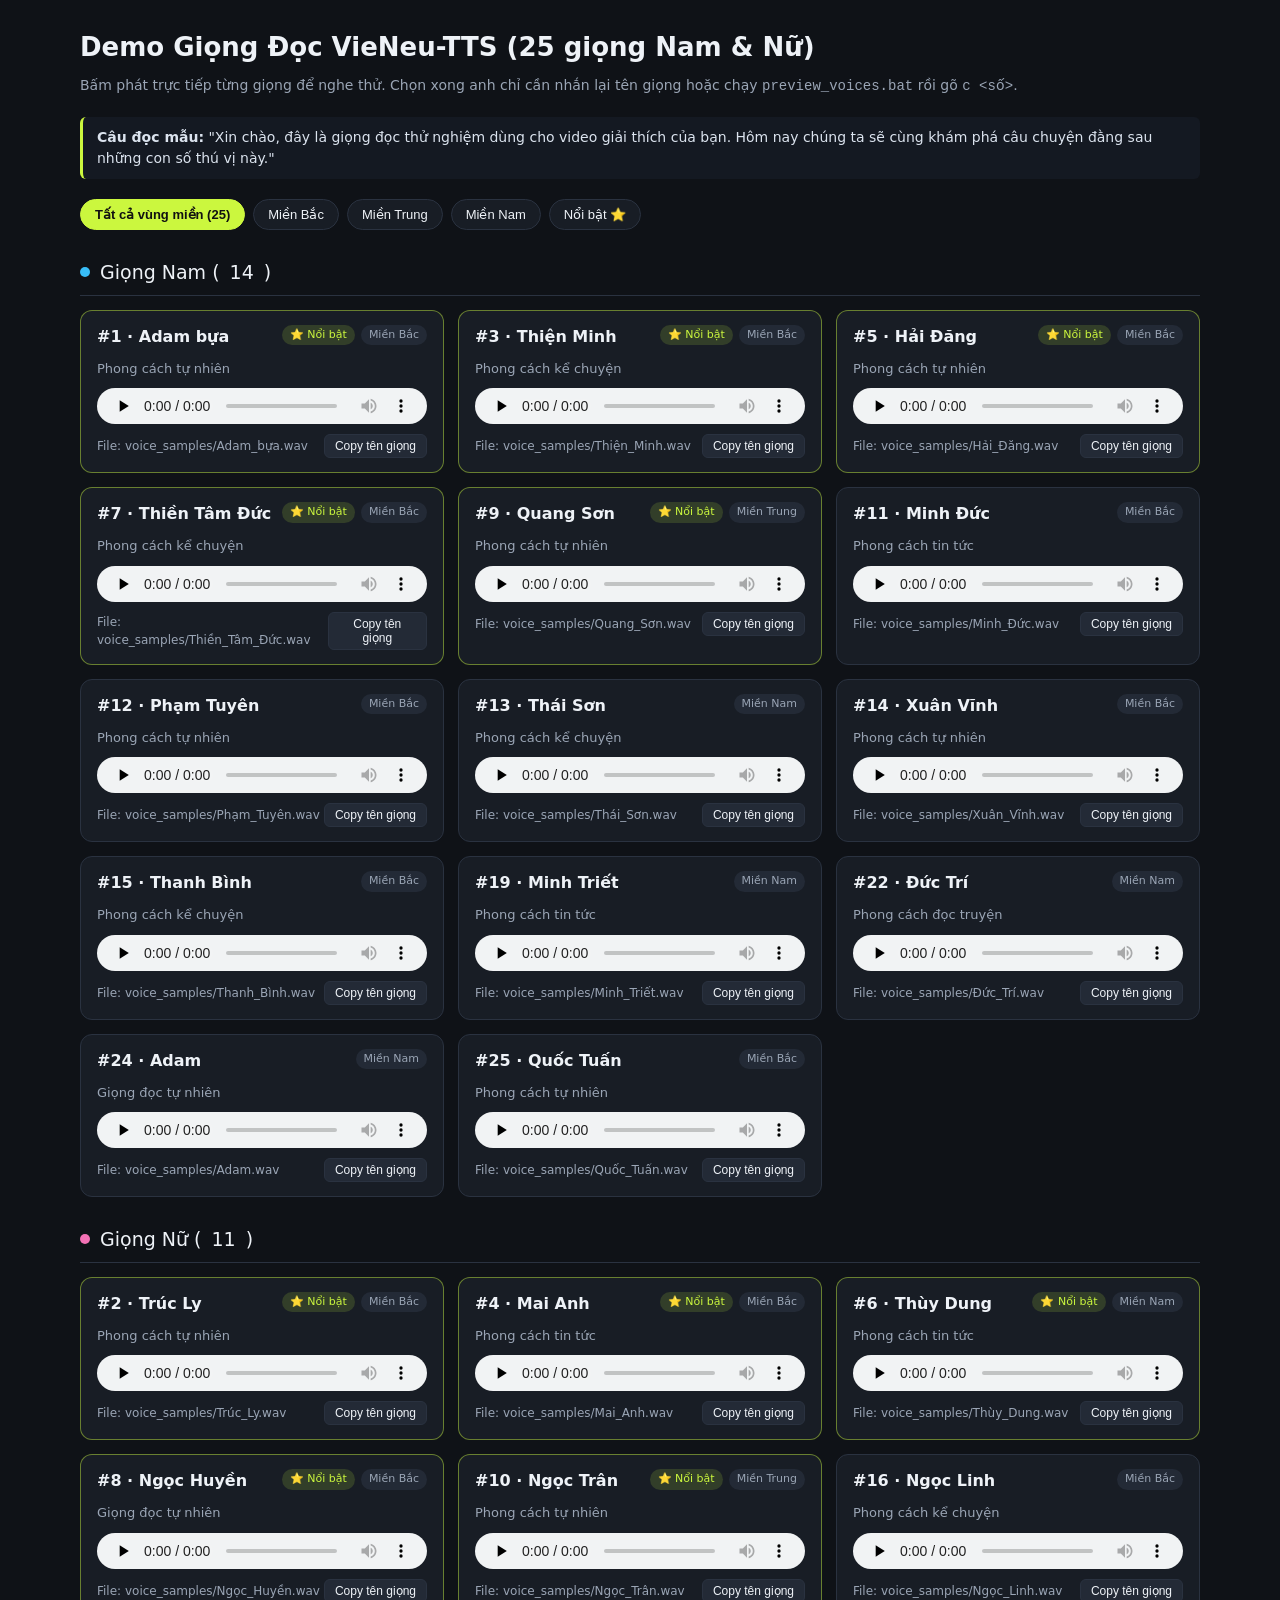
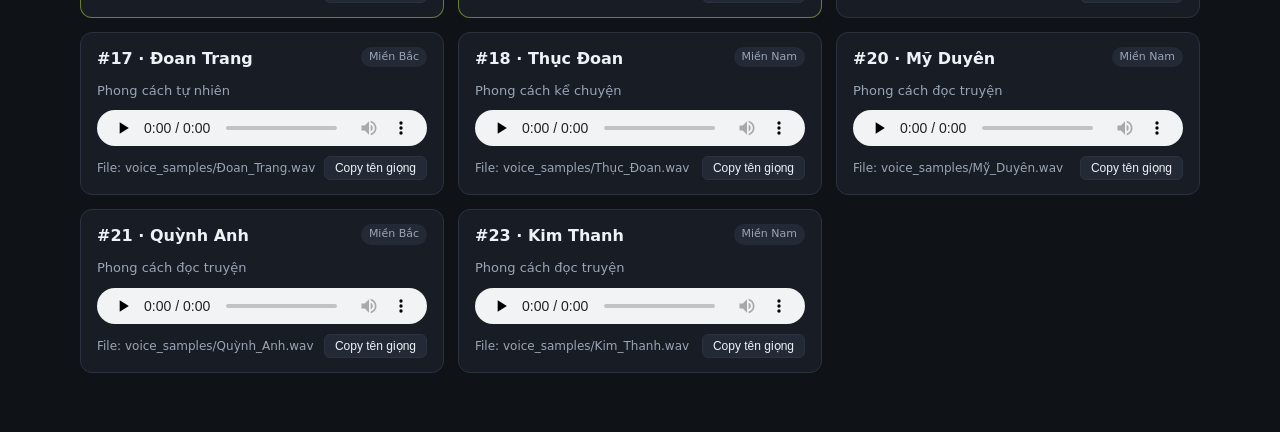
<file: nghe_thu_giong.html>
<!DOCTYPE html>
<html lang="vi">
<head>
  <meta charset="UTF-8" />
  <meta name="viewport" content="width=device-width, initial-scale=1.0" />
  <title>Demo Giọng Đọc VieNeu-TTS — Chọn Giọng Nam & Nữ</title>
  <style>
    :root {
      --bg: #0f1217;
      --card: #181d25;
      --border: #2a3240;
      --text: #eef2f7;
      --muted: #9aa5b5;
      --accent: #cbf73e;
      --male: #38bdf8;
      --female: #f472b6;
    }
    * { box-sizing: border-box; }
    body {
      margin: 0;
      padding: 28px 20px 60px;
      font-family: system-ui, -apple-system, "Segoe UI", Roboto, sans-serif;
      background: var(--bg);
      color: var(--text);
      line-height: 1.5;
    }
    .container { max-width: 1120px; margin: 0 auto; }
    h1 { margin: 0 0 8px; font-size: 26px; }
    .sub { color: var(--muted); margin: 0 0 20px; font-size: 14px; }
    .quote {
      background: #141922;
      border-left: 3px solid var(--accent);
      padding: 10px 14px;
      border-radius: 6px;
      font-size: 14px;
      color: #dbe3ee;
      margin-bottom: 20px;
    }
    .filters {
      display: flex;
      flex-wrap: wrap;
      gap: 8px;
      margin-bottom: 24px;
    }
    .btn {
      background: var(--card);
      color: var(--text);
      border: 1px solid var(--border);
      padding: 7px 14px;
      border-radius: 999px;
      cursor: pointer;
      font-size: 13px;
    }
    .btn.active {
      background: var(--accent);
      color: #111;
      border-color: var(--accent);
      font-weight: 600;
    }
    .section-title {
      display: flex;
      align-items: center;
      gap: 10px;
      font-size: 19px;
      margin: 28px 0 14px;
      padding-bottom: 8px;
      border-bottom: 1px solid var(--border);
    }
    .dot-male { width: 10px; height: 10px; border-radius: 50%; background: var(--male); }
    .dot-female { width: 10px; height: 10px; border-radius: 50%; background: var(--female); }
    .grid {
      display: grid;
      grid-template-columns: repeat(auto-fill, minmax(320px, 1fr));
      gap: 14px;
    }
    .card {
      background: var(--card);
      border: 1px solid var(--border);
      border-radius: 12px;
      padding: 14px 16px;
      display: flex;
      flex-direction: column;
      gap: 10px;
    }
    .card.featured { border-color: rgba(203, 247, 62, 0.45); }
    .card-head {
      display: flex;
      justify-content: space-between;
      align-items: flex-start;
      gap: 8px;
    }
    .voice-name { font-size: 16px; font-weight: 700; }
    .badges { display: flex; gap: 6px; flex-wrap: wrap; }
    .badge {
      font-size: 11px;
      padding: 2px 8px;
      border-radius: 999px;
      background: #232a36;
      color: var(--muted);
    }
    .badge.star { background: rgba(203, 247, 62, 0.15); color: var(--accent); }
    .meta { font-size: 13px; color: var(--muted); }
    audio { width: 100%; height: 36px; }
    .actions {
      display: flex;
      justify-content: space-between;
      align-items: center;
      font-size: 12px;
      color: var(--muted);
    }
    .copy-btn {
      background: #232a36;
      color: var(--text);
      border: 1px solid var(--border);
      border-radius: 6px;
      padding: 4px 10px;
      cursor: pointer;
      font-size: 12px;
    }
    .copy-btn:hover { border-color: var(--accent); color: var(--accent); }
  </style>
</head>
<body>
  <div class="container">
    <h1>Demo Giọng Đọc VieNeu-TTS (25 giọng Nam &amp; Nữ)</h1>
    <p class="sub">Bấm phát trực tiếp từng giọng để nghe thử. Chọn xong anh chỉ cần nhắn lại tên giọng hoặc chạy <code>preview_voices.bat</code> rồi gõ <code>c &lt;số&gt;</code>.</p>
    <div class="quote"><strong>Câu đọc mẫu:</strong> "Xin chào, đây là giọng đọc thử nghiệm dùng cho video giải thích của bạn. Hôm nay chúng ta sẽ cùng khám phá câu chuyện đằng sau những con số thú vị này."</div>

    <div class="filters">
      <button class="btn active" data-region="all">Tất cả vùng miền (25)</button>
      <button class="btn" data-region="Bắc">Miền Bắc</button>
      <button class="btn" data-region="Trung">Miền Trung</button>
      <button class="btn" data-region="Nam">Miền Nam</button>
      <button class="btn" data-region="star">Nổi bật ⭐</button>
    </div>

    <div class="section-title"><span class="dot-male"></span>Giọng Nam (<span id="male-count">14</span>)</div>
    <div class="grid" id="male-grid"></div>

    <div class="section-title"><span class="dot-female"></span>Giọng Nữ (<span id="female-count">11</span>)</div>
    <div class="grid" id="female-grid"></div>
  </div>

  <script>
    const VOICES = [
      { id: "Adam bựa", file: "Adam_bựa.wav", gender: "Nam", region: "Bắc", style: "Phong cách tự nhiên", star: true, num: 1 },
      { id: "Trúc Ly", file: "Trúc_Ly.wav", gender: "Nữ", region: "Bắc", style: "Phong cách tự nhiên", star: true, num: 2 },
      { id: "Thiện Minh", file: "Thiện_Minh.wav", gender: "Nam", region: "Bắc", style: "Phong cách kể chuyện", star: true, num: 3 },
      { id: "Mai Anh", file: "Mai_Anh.wav", gender: "Nữ", region: "Bắc", style: "Phong cách tin tức", star: true, num: 4 },
      { id: "Hải Đăng", file: "Hải_Đăng.wav", gender: "Nam", region: "Bắc", style: "Phong cách tự nhiên", star: true, num: 5 },
      { id: "Thùy Dung", file: "Thùy_Dung.wav", gender: "Nữ", region: "Nam", style: "Phong cách tin tức", star: true, num: 6 },
      { id: "Thiền Tâm Đức", file: "Thiền_Tâm_Đức.wav", gender: "Nam", region: "Bắc", style: "Phong cách kể chuyện", star: true, num: 7 },
      { id: "Ngọc Huyền", file: "Ngọc_Huyền.wav", gender: "Nữ", region: "Bắc", style: "Giọng đọc tự nhiên", star: true, num: 8 },
      { id: "Quang Sơn", file: "Quang_Sơn.wav", gender: "Nam", region: "Trung", style: "Phong cách tự nhiên", star: true, num: 9 },
      { id: "Ngọc Trân", file: "Ngọc_Trân.wav", gender: "Nữ", region: "Trung", style: "Phong cách tự nhiên", star: true, num: 10 },
      { id: "Minh Đức", file: "Minh_Đức.wav", gender: "Nam", region: "Bắc", style: "Phong cách tin tức", star: false, num: 11 },
      { id: "Phạm Tuyên", file: "Phạm_Tuyên.wav", gender: "Nam", region: "Bắc", style: "Phong cách tự nhiên", star: false, num: 12 },
      { id: "Thái Sơn", file: "Thái_Sơn.wav", gender: "Nam", region: "Nam", style: "Phong cách kể chuyện", star: false, num: 13 },
      { id: "Xuân Vĩnh", file: "Xuân_Vĩnh.wav", gender: "Nam", region: "Bắc", style: "Phong cách tự nhiên", star: false, num: 14 },
      { id: "Thanh Bình", file: "Thanh_Bình.wav", gender: "Nam", region: "Bắc", style: "Phong cách kể chuyện", star: false, num: 15 },
      { id: "Ngọc Linh", file: "Ngọc_Linh.wav", gender: "Nữ", region: "Bắc", style: "Phong cách kể chuyện", star: false, num: 16 },
      { id: "Đoan Trang", file: "Đoan_Trang.wav", gender: "Nữ", region: "Bắc", style: "Phong cách tự nhiên", star: false, num: 17 },
      { id: "Thục Đoan", file: "Thục_Đoan.wav", gender: "Nữ", region: "Nam", style: "Phong cách kể chuyện", star: false, num: 18 },
      { id: "Minh Triết", file: "Minh_Triết.wav", gender: "Nam", region: "Nam", style: "Phong cách tin tức", star: false, num: 19 },
      { id: "Mỹ Duyên", file: "Mỹ_Duyên.wav", gender: "Nữ", region: "Nam", style: "Phong cách đọc truyện", star: false, num: 20 },
      { id: "Quỳnh Anh", file: "Quỳnh_Anh.wav", gender: "Nữ", region: "Bắc", style: "Phong cách đọc truyện", star: false, num: 21 },
      { id: "Đức Trí", file: "Đức_Trí.wav", gender: "Nam", region: "Nam", style: "Phong cách đọc truyện", star: false, num: 22 },
      { id: "Kim Thanh", file: "Kim_Thanh.wav", gender: "Nữ", region: "Nam", style: "Phong cách đọc truyện", star: false, num: 23 },
      { id: "Adam", file: "Adam.wav", gender: "Nam", region: "Nam", style: "Giọng đọc tự nhiên", star: false, num: 24 },
      { id: "Quốc Tuấn", file: "Quốc_Tuấn.wav", gender: "Nam", region: "Bắc", style: "Phong cách tự nhiên", star: false, num: 25 }
    ];

    let activeRegion = "all";

    function render() {
      const maleGrid = document.getElementById("male-grid");
      const femaleGrid = document.getElementById("female-grid");
      maleGrid.innerHTML = "";
      femaleGrid.innerHTML = "";

      const filtered = VOICES.filter(v => {
        if (activeRegion === "all") return true;
        if (activeRegion === "star") return v.star;
        return v.region === activeRegion;
      });

      let mCount = 0, fCount = 0;
      for (const v of filtered) {
        const card = document.createElement("div");
        card.className = "card" + (v.star ? " featured" : "");
        card.innerHTML = `
          <div class="card-head">
            <div class="voice-name">#${v.num} · ${v.id}</div>
            <div class="badges">
              ${v.star ? '<span class="badge star">⭐ Nổi bật</span>' : ''}
              <span class="badge">Miền ${v.region}</span>
            </div>
          </div>
          <div class="meta">${v.style}</div>
          <audio controls preload="none" src="voice_samples/${encodeURIComponent(v.file)}"></audio>
          <div class="actions">
            <span>File: voice_samples/${v.file}</span>
            <button class="copy-btn" data-id="${v.id}">Copy tên giọng</button>
          </div>
        `;
        if (v.gender === "Nam") { maleGrid.appendChild(card); mCount++; }
        else { femaleGrid.appendChild(card); fCount++; }
      }

      document.getElementById("male-count").textContent = mCount;
      document.getElementById("female-count").textContent = fCount;

      const audios = document.querySelectorAll("audio");
      audios.forEach(a => {
        a.addEventListener("play", () => {
          audios.forEach(other => { if (other !== a) other.pause(); });
        });
      });

      document.querySelectorAll(".copy-btn").forEach(btn => {
        btn.addEventListener("click", () => {
          navigator.clipboard?.writeText(btn.dataset.id);
          const orig = btn.textContent;
          btn.textContent = "Đã copy!";
          setTimeout(() => btn.textContent = orig, 1200);
        });
      });
    }

    document.querySelectorAll(".filters .btn").forEach(btn => {
      btn.addEventListener("click", () => {
        document.querySelectorAll(".filters .btn").forEach(b => b.classList.remove("active"));
        btn.classList.add("active");
        activeRegion = btn.dataset.region;
        render();
      });
    });

    render();
  </script>
</body>
</html>
</file>
